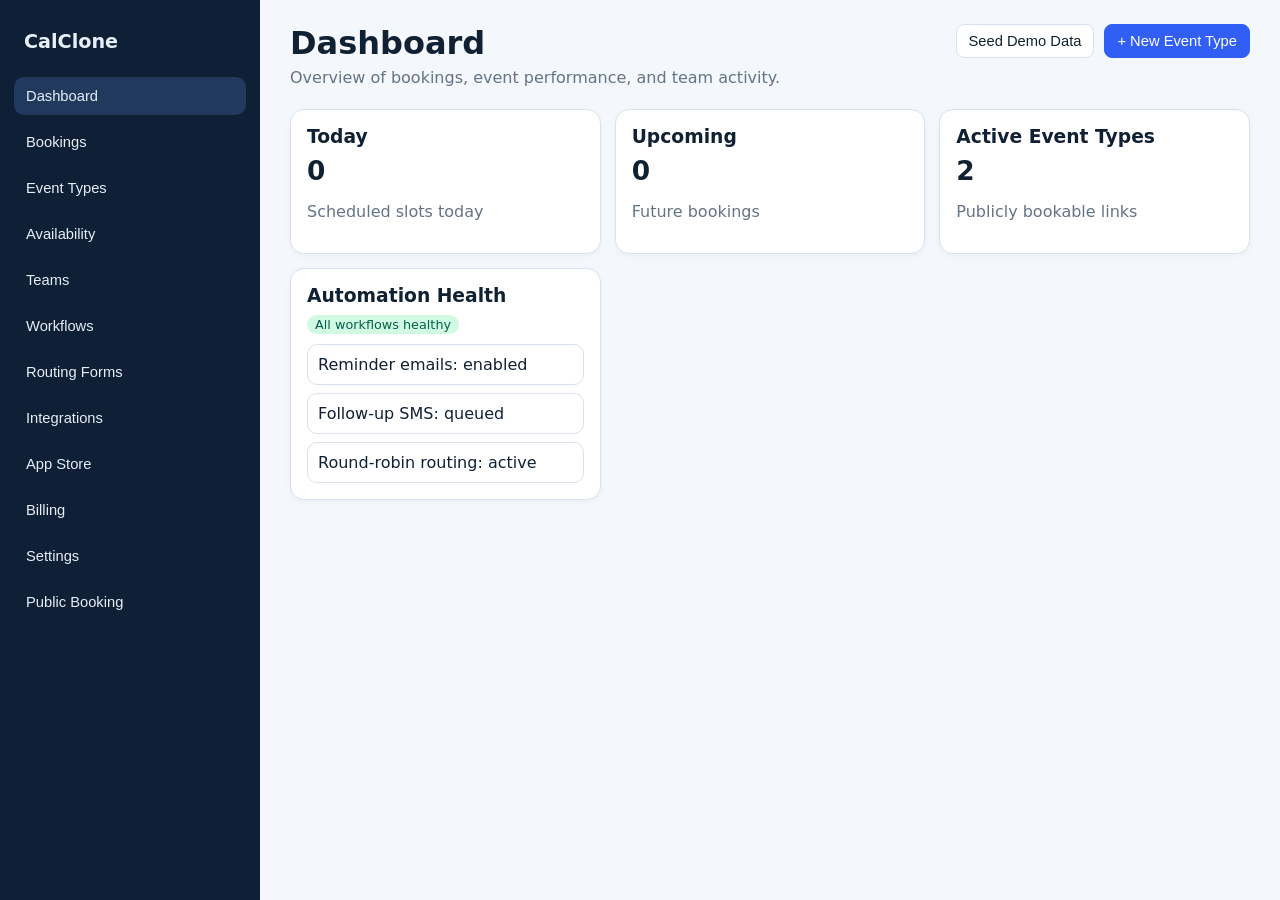
<file: index.html>
<!DOCTYPE html>
<html lang="en">
<head>
  <meta charset="UTF-8" />
  <meta name="viewport" content="width=device-width, initial-scale=1.0" />
  <title>CalClone | Smart Slot Booking</title>
  <link rel="stylesheet" href="styles.css" />
</head>
<body>
  <div class="app-shell">
    <aside class="sidebar" id="sidebar"></aside>
    <main class="main-content">
      <header class="topbar">
        <div>
          <h1 id="page-title">Dashboard</h1>
          <p id="page-subtitle">Manage bookings, events, and availability.</p>
        </div>
        <div class="topbar-actions">
          <button class="secondary" id="seed-btn">Seed Demo Data</button>
          <button class="primary" id="create-event-btn">+ New Event Type</button>
        </div>
      </header>
      <section id="page-content" class="page-content"></section>
    </main>
  </div>

  <div id="modal-root"></div>

  <template id="booking-template">
    <div class="booking-layout card">
      <div>
        <h3>Book a Meeting</h3>
        <p class="muted">Pick a date and time for <strong id="booking-event-name"></strong>.</p>
        <label>Date
          <input type="date" id="booking-date" />
        </label>
        <div id="timeslots" class="slot-grid"></div>
      </div>
      <form id="booking-form">
        <h4>Your Details</h4>
        <label>Name
          <input type="text" name="name" required />
        </label>
        <label>Email
          <input type="email" name="email" required />
        </label>
        <label>Notes
          <textarea name="notes" rows="3" placeholder="Anything to share?"></textarea>
        </label>
        <button class="primary" type="submit">Confirm Booking</button>
      </form>
    </div>
  </template>

  <script src="app.js"></script>
</body>
</html>
</file>
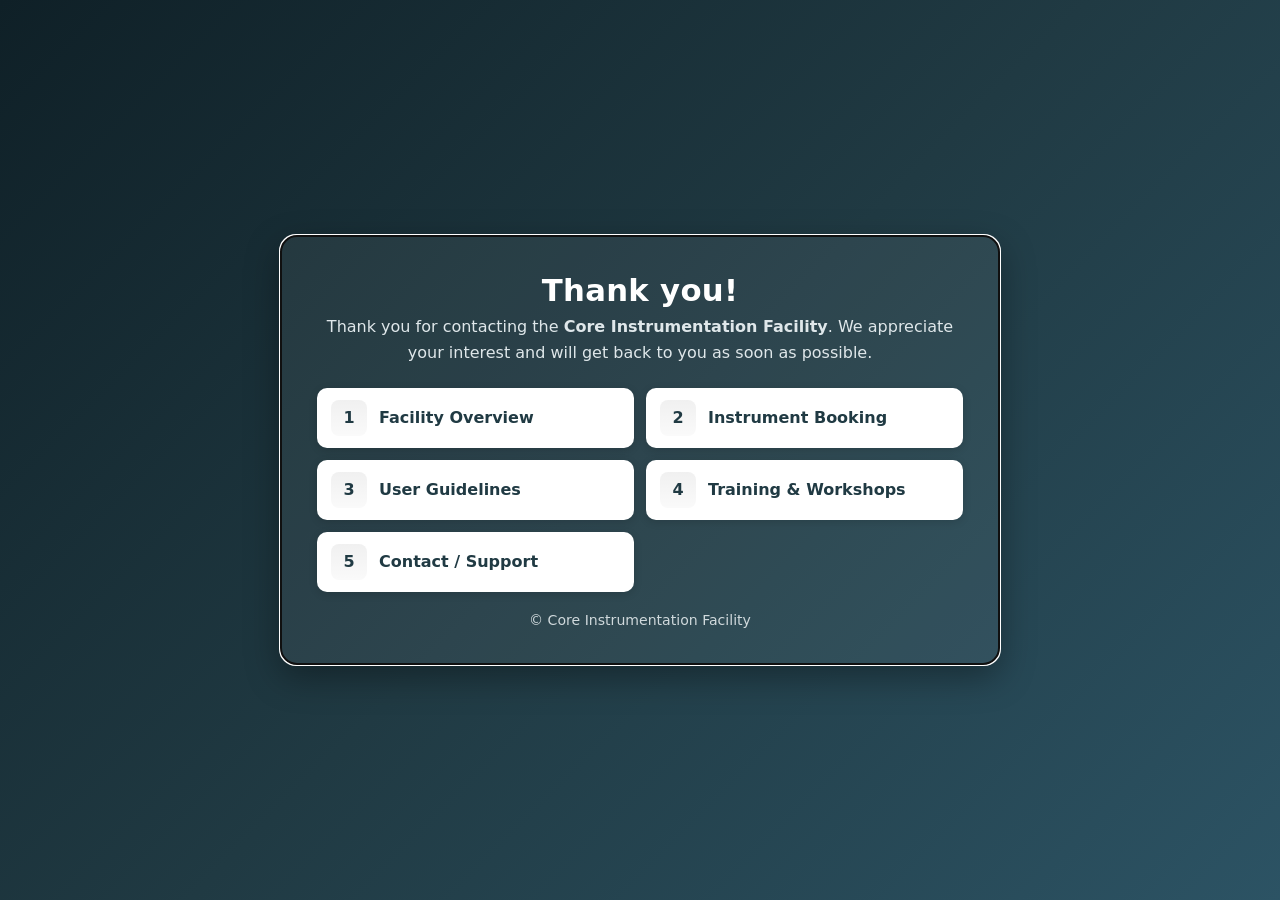
<file: thank-you.html>
<!doctype html>
<html lang="en">
<head>
  <meta charset="utf-8" />
  <meta name="viewport" content="width=device-width, initial-scale=1" />
  <meta name="description" content="Thank you for contacting the Core Instrumentation Facility. We'll get back to you shortly — find facility overview, booking, guidelines and training links here." />
  <title>Thank You | Core Instrumentation Facility</title>
  <style>
    :root{
      --bg-1: #0f2027;
      --bg-2: #203a43;
      --bg-3: #2c5364;
      --card-bg: rgba(255,255,255,0.06);
      --card-border: rgba(255,255,255,0.08);
      --accent: #ffffff;
      --muted: #dfe7ea;
      --cta-bg: #ffffff;
      --cta-color: #203a43;
      --focus: 3px solid rgba(255,255,255,0.18);
      --radius: 12px;
    }

    *{box-sizing:border-box}
    html,body{height:100%}
    body {
      margin: 0;
      min-height: 100vh;
      display: flex;
      align-items: center;
      justify-content: center;
      font-family: system-ui, -apple-system, "Segoe UI", Roboto, "Helvetica Neue", Arial;
      color: var(--accent);
      background: linear-gradient(135deg, var(--bg-1), var(--bg-2), var(--bg-3));
      -webkit-font-smoothing:antialiased;
      -moz-osx-font-smoothing:grayscale;
      padding: 24px;
    }

    /* Skip link */
    .skip-link {
      position: absolute;
      left: -999px;
      top: auto;
      width: 1px;
      height: 1px;
      overflow: hidden;
    }
    .skip-link:focus {
      left: 12px;
      top: 12px;
      width: auto;
      height: auto;
      padding: 8px 12px;
      background: #fff;
      color: #203a43;
      border-radius: 6px;
      z-index: 1000;
    }

    .container {
      width: 100%;
      max-width: 720px;
      background: var(--card-bg);
      border-radius: calc(var(--radius) + 4px);
      padding: 36px;
      text-align: center;
      box-shadow: 0 12px 34px rgba(0,0,0,0.35);
      border: 1px solid var(--card-border);
    }

    header h1 {
      margin: 0 0 6px 0;
      font-size: clamp(1.6rem, 2.4vw, 2.2rem);
      letter-spacing: 0.3px;
    }
    header p {
      margin: 0 0 22px 0;
      color: var(--muted);
      font-size: 1rem;
      line-height: 1.6;
    }

    .links {
      display: grid;
      grid-template-columns: 1fr;
      gap: 12px;
      margin-top: 6px;
    }

    /* Two-column layout on wider screens */
    @media (min-width:640px){
      .links {
        grid-template-columns: repeat(2, 1fr);
      }
    }

    .links a {
      display: flex;
      align-items: center;
      gap: 12px;
      padding: 12px 14px;
      background: var(--cta-bg);
      color: var(--cta-color);
      text-decoration: none;
      font-weight: 600;
      border-radius: 10px;
      transition: transform 0.14s ease, box-shadow 0.14s ease;
      box-shadow: 0 2px 8px rgba(0,0,0,0.14);
    }
    .links a:hover,
    .links a:focus {
      transform: translateY(-3px);
      box-shadow: 0 10px 24px rgba(0,0,0,0.28);
      outline: none;
    }
    .links a:focus {
      box-shadow: var(--focus);
    }

    /* Small icon circle */
    .link-icon {
      flex: 0 0 36px;
      height: 36px;
      border-radius: 8px;
      background: linear-gradient(180deg, rgba(0,0,0,0.06), rgba(0,0,0,0.02));
      display: inline-grid;
      place-items: center;
      color: var(--cta-color);
      font-weight: 700;
    }

    footer {
      margin-top: 20px;
      font-size: 0.88rem;
      color: #d0d9dc;
    }

    /* Accessible focus visible */
    a:focus-visible {
      outline: 3px solid rgba(2,120,216,0.28);
      outline-offset: 2px;
    }
  </style>
</head>
<body>
  <a class="skip-link" href="#main">Skip to main content</a>

  <main id="main" class="container" role="main" aria-labelledby="thank-heading">
    <header>
      <h1 id="thank-heading">Thank you!</h1>
      <p>
        Thank you for contacting the <strong>Core Instrumentation Facility</strong>.
        We appreciate your interest and will get back to you as soon as possible.
      </p>
    </header>

    <nav aria-label="Helpful links" class="links">
      <!-- Replace href="#" with actual paths or external URLs.
           For external links keep target="_blank" and rel attributes as below. -->
      <a href="#" aria-label="Facility overview – open in new tab" target="_blank" rel="noopener noreferrer">
        <span class="link-icon" aria-hidden="true">1</span>
        <span>Facility Overview</span>
      </a>

      <a href="#" aria-label="Instrument booking – open in new tab" target="_blank" rel="noopener noreferrer">
        <span class="link-icon" aria-hidden="true">2</span>
        <span>Instrument Booking</span>
      </a>

      <a href="#" aria-label="User guidelines – open in new tab" target="_blank" rel="noopener noreferrer">
        <span class="link-icon" aria-hidden="true">3</span>
        <span>User Guidelines</span>
      </a>

      <a href="#" aria-label="Training and workshops – open in new tab" target="_blank" rel="noopener noreferrer">
        <span class="link-icon" aria-hidden="true">4</span>
        <span>Training & Workshops</span>
      </a>

      <a href="#" aria-label="Contact and support – open in new tab" target="_blank" rel="noopener noreferrer">
        <span class="link-icon" aria-hidden="true">5</span>
        <span>Contact / Support</span>
      </a>
    </nav>

    <footer role="contentinfo" aria-label="Copyright">
      © Core Instrumentation Facility
    </footer>
  </main>

  <script>
    // Focus the main region for screen reader users when loaded
    (function(){
      var main = document.getElementById('main');
      if(main && typeof main.focus === 'function'){
        main.setAttribute('tabindex','-1');
        main.focus();
      }
    })();
  </script>
</body>
</html>
</file>
<file: styles.css>
:root {
  --bg: #f4f7fb;
  --surface: #ffffff;
  --text: #102133;
  --muted: #637487;
  --border: #d9e2ec;
  --primary: #315ff5;
  --primary-dark: #2347be;
  --success: #0e9f6e;
  --warning: #c27803;
  --danger: #be123c;
}
* { box-sizing: border-box; }
body {
  margin: 0;
  background: var(--bg);
  color: var(--text);
  font-family: Inter, ui-sans-serif, system-ui, -apple-system, Segoe UI, Roboto, Arial;
}
.app-shell {
  min-height: 100vh;
  display: grid;
  grid-template-columns: 260px 1fr;
}
.sidebar {
  background: #0f1f35;
  color: #e6eef8;
  padding: 24px 14px;
}
.brand { font-size: 1.2rem; font-weight: 700; margin: 6px 10px 20px; }
.nav-list { list-style: none; padding: 0; margin: 0; }
.nav-list button {
  width: 100%;
  border: 0;
  background: transparent;
  color: inherit;
  text-align: left;
  border-radius: 10px;
  padding: 11px 12px;
  margin: 4px 0;
  cursor: pointer;
}
.nav-list button:hover, .nav-list button.active { background: #22395e; }
.main-content { padding: 24px 30px; }
.topbar {
  display: flex;
  justify-content: space-between;
  align-items: start;
  gap: 12px;
  margin-bottom: 22px;
}
h1 { margin: 0; }
.topbar p { margin: 6px 0 0; color: var(--muted); }
.topbar-actions { display: flex; gap: 10px; }
button, .btn {
  border: 1px solid var(--border);
  background: var(--surface);
  color: var(--text);
  padding: 8px 12px;
  border-radius: 8px;
  cursor: pointer;
  font-size: .92rem;
}
button.primary { background: var(--primary); border-color: var(--primary); color: #fff; }
button.primary:hover { background: var(--primary-dark); }
button.secondary { background: #fff; }
.page-content {
  display: grid;
  grid-template-columns: repeat(auto-fit, minmax(260px, 1fr));
  gap: 14px;
}
.card {
  background: var(--surface);
  border: 1px solid var(--border);
  border-radius: 14px;
  padding: 16px;
  box-shadow: 0 2px 6px rgba(15, 31, 53, .04);
}
.card h3, .card h4 { margin: 0 0 8px; }
.muted { color: var(--muted); }
.metric-value { font-size: 1.65rem; font-weight: 700; margin-top: 8px; }
.status { font-size: .8rem; padding: 2px 8px; border-radius: 999px; display: inline-block; }
.success { background: #d1fae5; color: #065f46; }
.warning { background: #fef3c7; color: #92400e; }
.list {
  margin: 10px 0 0;
  padding: 0;
  list-style: none;
  display: grid;
  gap: 8px;
}
.list li { border: 1px solid var(--border); border-radius: 10px; padding: 10px; }
.table { width: 100%; border-collapse: collapse; }
.table th, .table td { border-bottom: 1px solid var(--border); text-align: left; padding: 8px 6px; }
.table th { color: var(--muted); font-weight: 600; }
form, .stack { display: grid; gap: 10px; }
label { font-size: .88rem; color: var(--muted); display: grid; gap: 5px; }
input, select, textarea {
  width: 100%;
  border: 1px solid var(--border);
  border-radius: 8px;
  padding: 8px 10px;
  font: inherit;
}
.booking-layout {
  grid-column: 1 / -1;
  display: grid;
  grid-template-columns: 1fr 1fr;
  gap: 18px;
}
.slot-grid {
  margin-top: 10px;
  display: grid;
  grid-template-columns: repeat(3, minmax(80px, 1fr));
  gap: 6px;
}
.slot {
  border: 1px solid var(--border);
  border-radius: 7px;
  padding: 7px;
  text-align: center;
  cursor: pointer;
}
.slot.active { background: #dbeafe; border-color: #93c5fd; }
.toast {
  position: fixed;
  right: 20px;
  bottom: 20px;
  background: #102133;
  color: #fff;
  padding: 10px 12px;
  border-radius: 9px;
}
.modal-backdrop {
  position: fixed;
  inset: 0;
  background: rgba(15, 31, 53, .35);
  display: grid;
  place-items: center;
}
.modal {
  width: min(460px, 94vw);
  background: #fff;
  border-radius: 14px;
  padding: 16px;
  border: 1px solid var(--border);
}
@media (max-width: 920px) {
  .app-shell { grid-template-columns: 1fr; }
  .sidebar { padding: 16px; }
  .booking-layout { grid-template-columns: 1fr; }
}
</file>
